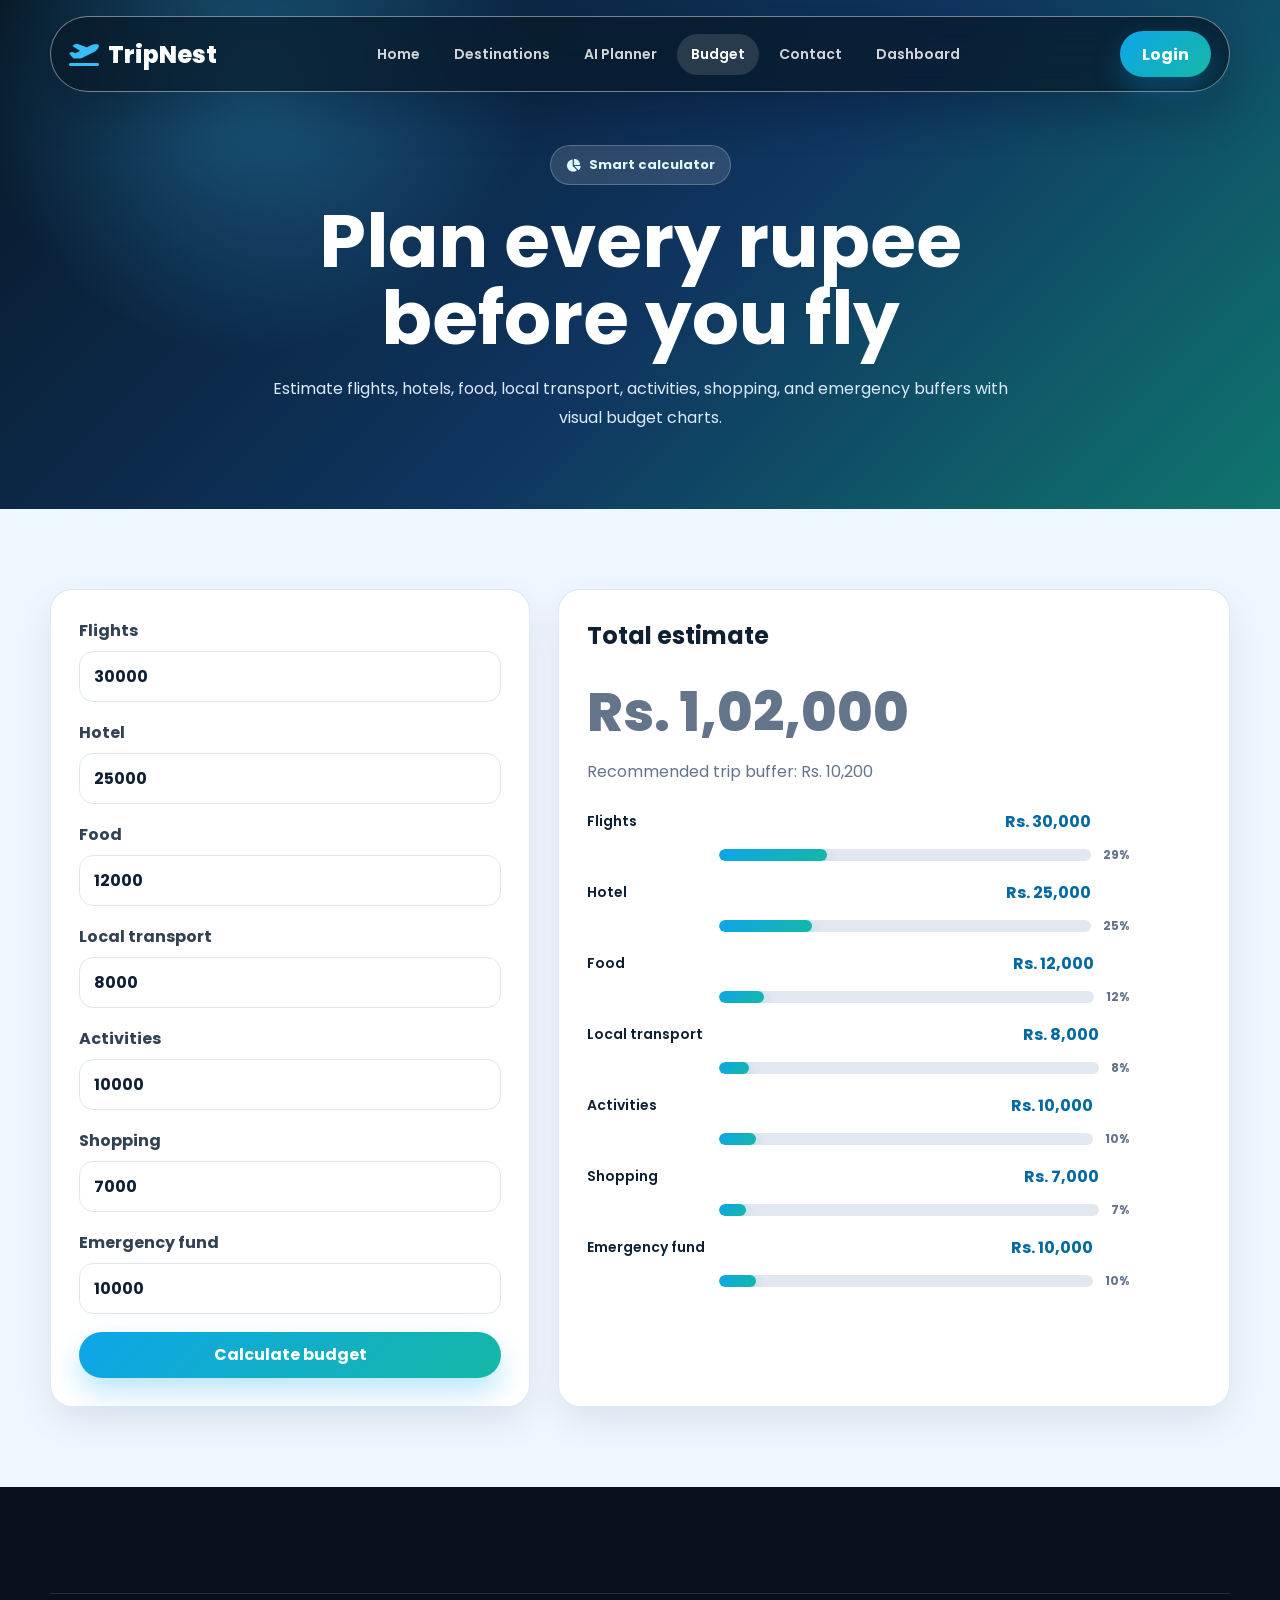
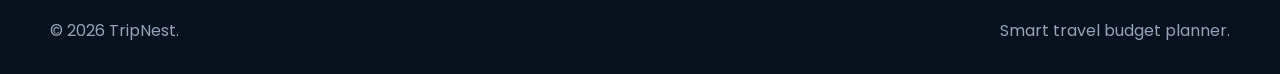
<file: budget.html>
<!DOCTYPE html>
<html lang="en">
<head>
    <meta charset="UTF-8">
    <meta name="viewport" content="width=device-width, initial-scale=1.0">
    <meta name="description" content="TripNest budget calculator with smart travel cost categories, totals, and visual charts.">
    <title>Budget Calculator | TripNest</title>
    <link rel="preconnect" href="https://fonts.googleapis.com">
    <link rel="preconnect" href="https://fonts.gstatic.com" crossorigin>
    <link href="https://fonts.googleapis.com/css2?family=Poppins:wght@300;400;500;600;700;800&display=swap" rel="stylesheet">
    <link rel="stylesheet" href="https://cdnjs.cloudflare.com/ajax/libs/font-awesome/6.6.0/css/all.min.css">
    <link rel="stylesheet" href="css/style.css">
    <link rel="stylesheet" href="css/animations.css">
    <link rel="stylesheet" href="css/responsive.css">
</head>
<body>
    <nav class="navbar" aria-label="Primary navigation">
        <a class="logo" href="index.html"><i class="fa-solid fa-plane-departure"></i>TripNest</a>
        <button class="icon-btn menu-toggle" type="button" aria-label="Open navigation"><i class="fa-solid fa-bars"></i></button>
        <ul>
            <li><a href="index.html">Home</a></li>
            <li><a href="destinations.html">Destinations</a></li>
            <li><a href="planner.html">AI Planner</a></li>
            <li><a href="budget.html" class="active">Budget</a></li>
            <li><a href="contact.html">Contact</a></li>
            <li><a href="pages/dashboard.html">Dashboard</a></li>
        </ul>
        <div class="nav-actions"><a href="pages/login.html" class="login-btn">Login</a></div>
    </nav>

    <main>
        <section class="page-hero">
            <div class="shell" data-animate>
                <span class="hero-tag"><i class="fa-solid fa-chart-pie"></i>Smart calculator</span>
                <h1>Plan every rupee before you fly</h1>
                <p>Estimate flights, hotels, food, local transport, activities, shopping, and emergency buffers with visual budget charts.</p>
            </div>
        </section>

        <section class="form-section shell">
            <form class="trip-form" id="budgetForm" data-animate>
                <label>Flights<input type="number" id="flights" min="0" value="30000"></label>
                <label>Hotel<input type="number" id="hotel" min="0" value="25000"></label>
                <label>Food<input type="number" id="food" min="0" value="12000"></label>
                <label>Local transport<input type="number" id="transport" min="0" value="8000"></label>
                <label>Activities<input type="number" id="activities" min="0" value="10000"></label>
                <label>Shopping<input type="number" id="shopping" min="0" value="7000"></label>
                <label>Emergency fund<input type="number" id="emergency" min="0" value="10000"></label>
                <button type="submit" class="btn">Calculate budget</button>
            </form>

            <section class="result-card" id="budgetResult" data-animate>
                <h2>Total estimate</h2>
                <p class="muted">Adjust the categories to calculate a realistic trip budget.</p>
                <div id="budgetChart" class="budget-chart"></div>
            </section>
        </section>
    </main>

    <footer class="footer">
        <div class="shell footer-bottom"><p>&copy; 2026 TripNest.</p><p>Smart travel budget planner.</p></div>
    </footer>

    <script src="js/app.js"></script>
    <script src="js/animations.js"></script>
</body>
</html>
</file>
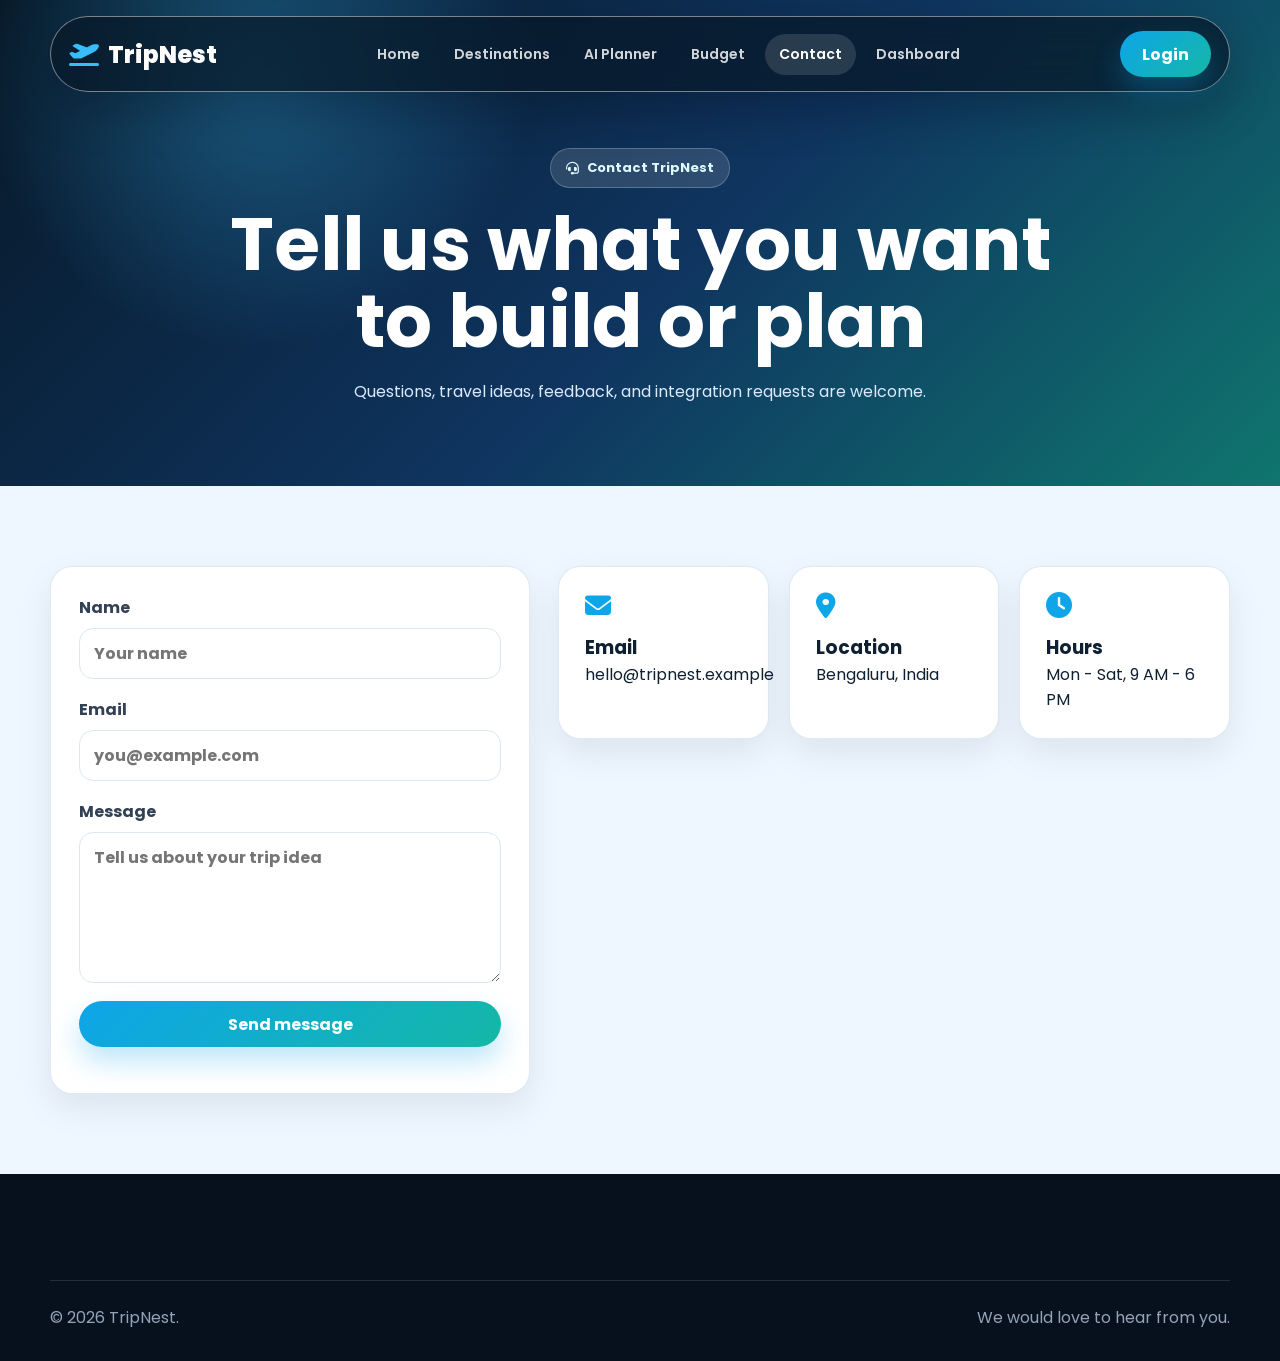
<file: contact.html>
<!DOCTYPE html>
<html lang="en">
<head>
    <meta charset="UTF-8">
    <meta name="viewport" content="width=device-width, initial-scale=1.0">
    <meta name="description" content="Contact TripNest for travel planning support, product feedback, and platform inquiries.">
    <title>Contact | TripNest</title>
    <link rel="preconnect" href="https://fonts.googleapis.com">
    <link rel="preconnect" href="https://fonts.gstatic.com" crossorigin>
    <link href="https://fonts.googleapis.com/css2?family=Poppins:wght@300;400;500;600;700;800&display=swap" rel="stylesheet">
    <link rel="stylesheet" href="https://cdnjs.cloudflare.com/ajax/libs/font-awesome/6.6.0/css/all.min.css">
    <link rel="stylesheet" href="css/style.css">
    <link rel="stylesheet" href="css/animations.css">
    <link rel="stylesheet" href="css/responsive.css">
</head>
<body>
    <nav class="navbar" aria-label="Primary navigation">
        <a class="logo" href="index.html"><i class="fa-solid fa-plane-departure"></i>TripNest</a>
        <button class="icon-btn menu-toggle" type="button" aria-label="Open navigation"><i class="fa-solid fa-bars"></i></button>
        <ul>
            <li><a href="index.html">Home</a></li>
            <li><a href="destinations.html">Destinations</a></li>
            <li><a href="planner.html">AI Planner</a></li>
            <li><a href="budget.html">Budget</a></li>
            <li><a href="contact.html" class="active">Contact</a></li>
            <li><a href="pages/dashboard.html">Dashboard</a></li>
        </ul>
        <div class="nav-actions"><a href="pages/login.html" class="login-btn">Login</a></div>
    </nav>

    <main>
        <section class="page-hero">
            <div class="shell" data-animate>
                <span class="hero-tag"><i class="fa-solid fa-headset"></i>Contact TripNest</span>
                <h1>Tell us what you want to build or plan</h1>
                <p>Questions, travel ideas, feedback, and integration requests are welcome.</p>
            </div>
        </section>

        <section class="form-section shell">
            <form class="trip-form" id="contactForm" data-animate>
                <label>Name<input type="text" id="name" placeholder="Your name" required></label>
                <label>Email<input type="email" id="email" placeholder="you@example.com" required></label>
                <label>Message<textarea id="message" rows="5" placeholder="Tell us about your trip idea" required></textarea></label>
                <button type="submit" class="btn">Send message</button>
                <p id="contactMessage" class="muted" aria-live="polite"></p>
            </form>

            <div class="contact-info" data-animate>
                <article><i class="fa-solid fa-envelope"></i><h3>Email</h3><p>hello@tripnest.example</p></article>
                <article><i class="fa-solid fa-location-dot"></i><h3>Location</h3><p>Bengaluru, India</p></article>
                <article><i class="fa-solid fa-clock"></i><h3>Hours</h3><p>Mon - Sat, 9 AM - 6 PM</p></article>
            </div>
        </section>
    </main>

    <footer class="footer">
        <div class="shell footer-bottom"><p>&copy; 2026 TripNest.</p><p>We would love to hear from you.</p></div>
    </footer>

    <script src="js/app.js"></script>
    <script src="js/animations.js"></script>
</body>
</html>
</file>
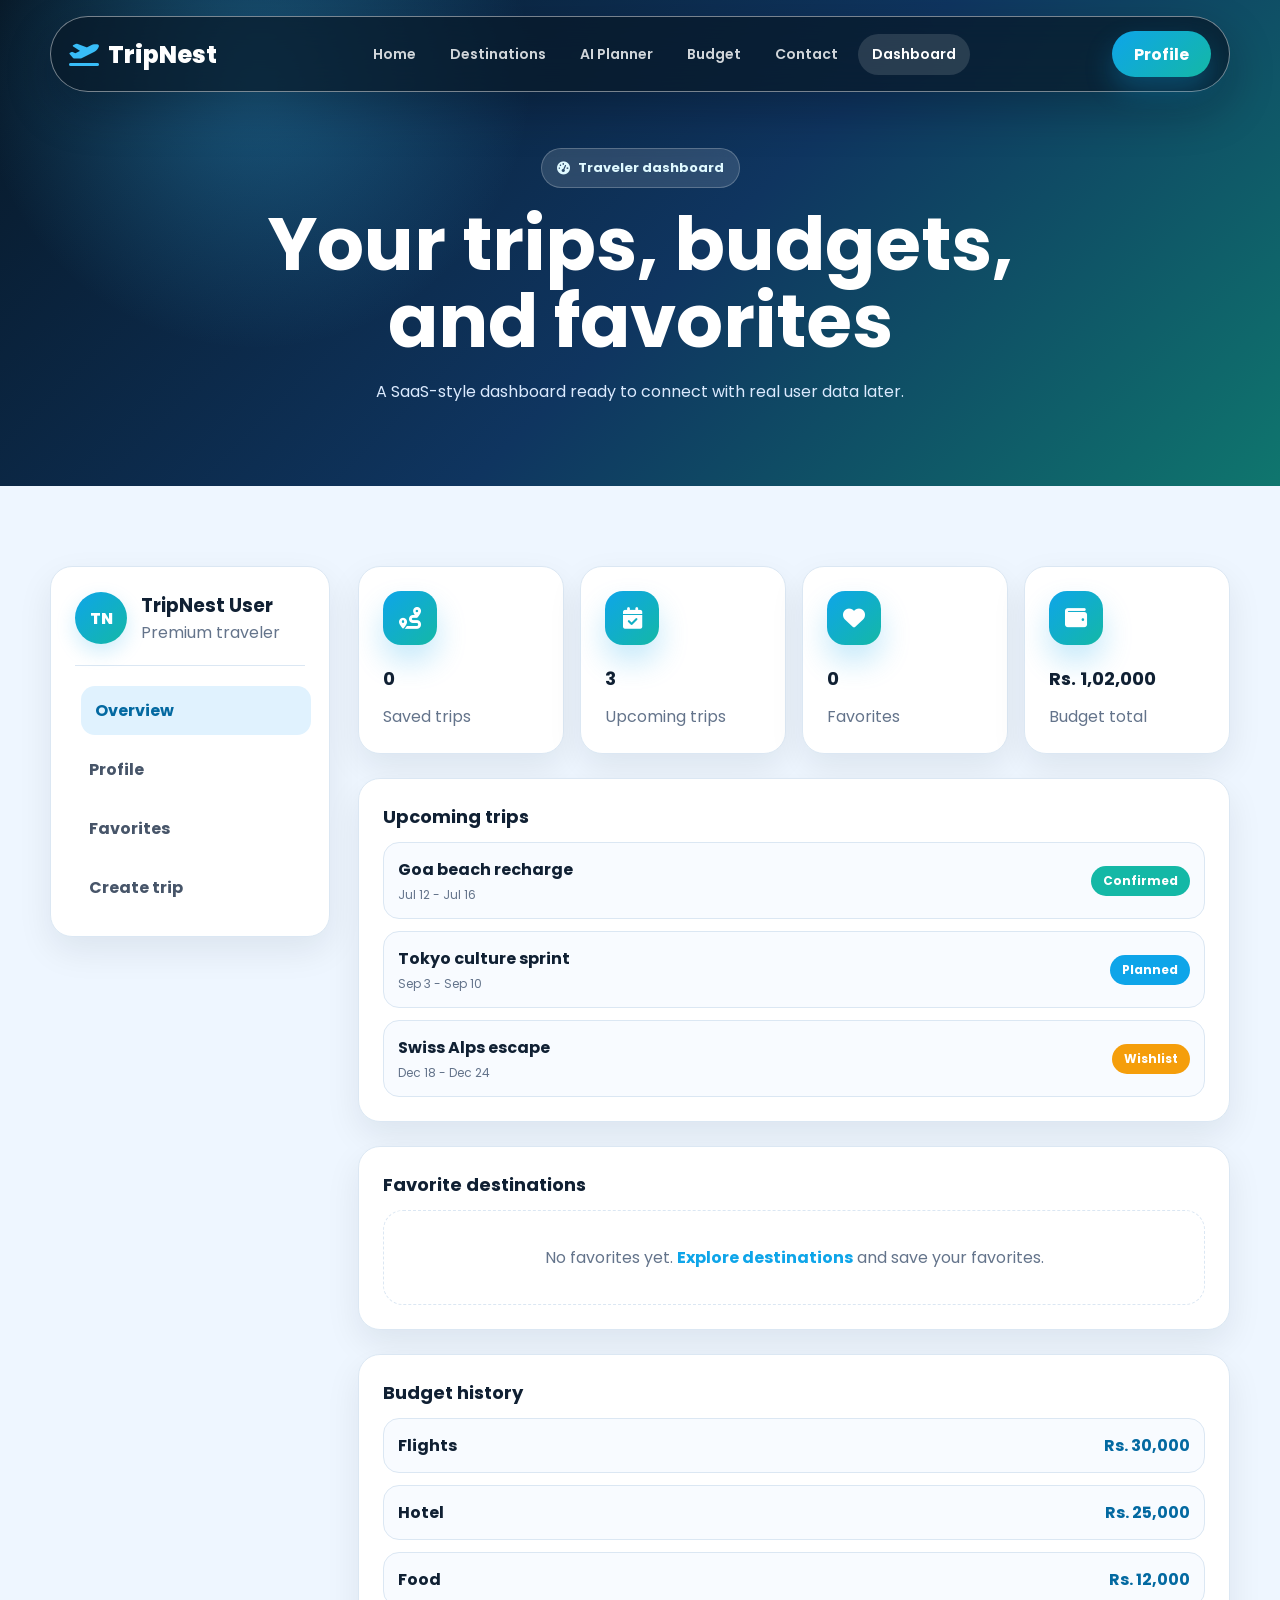
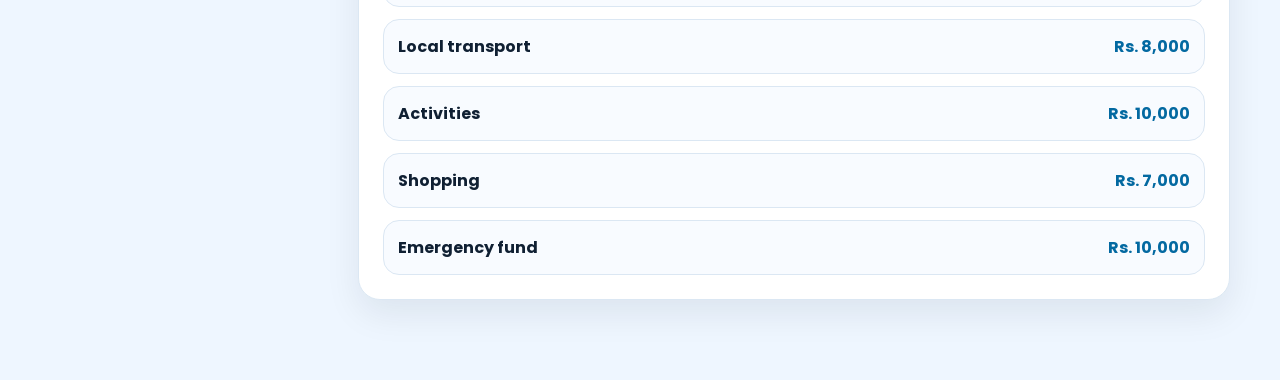
<file: pages/dashboard.html>
<!DOCTYPE html>
<html lang="en">
<head>
    <meta charset="UTF-8">
    <meta name="viewport" content="width=device-width, initial-scale=1.0">
    <meta name="description" content="TripNest dashboard for saved trips, upcoming trips, favorites, statistics, and budget history.">
    <title>Dashboard | TripNest</title>
    <link rel="preconnect" href="https://fonts.googleapis.com">
    <link rel="preconnect" href="https://fonts.gstatic.com" crossorigin>
    <link href="https://fonts.googleapis.com/css2?family=Poppins:wght@300;400;500;600;700;800&display=swap" rel="stylesheet">
    <link rel="stylesheet" href="https://cdnjs.cloudflare.com/ajax/libs/font-awesome/6.6.0/css/all.min.css">
    <link rel="stylesheet" href="../css/style.css">
    <link rel="stylesheet" href="../css/dashboard.css">
    <link rel="stylesheet" href="../css/animations.css">
    <link rel="stylesheet" href="../css/responsive.css">
</head>
<body>
    <nav class="navbar" aria-label="Primary navigation">
        <a class="logo" href="../index.html"><i class="fa-solid fa-plane-departure"></i>TripNest</a>
        <button class="icon-btn menu-toggle" type="button" aria-label="Open navigation"><i class="fa-solid fa-bars"></i></button>
        <ul>
            <li><a href="../index.html">Home</a></li>
            <li><a href="../destinations.html">Destinations</a></li>
            <li><a href="../planner.html">AI Planner</a></li>
            <li><a href="../budget.html">Budget</a></li>
            <li><a href="../contact.html">Contact</a></li>
            <li><a href="dashboard.html" class="active">Dashboard</a></li>
        </ul>
        <div class="nav-actions"><a href="profile.html" class="login-btn">Profile</a></div>
    </nav>

    <main>
        <section class="page-hero">
            <div class="shell" data-animate>
                <span class="hero-tag"><i class="fa-solid fa-gauge-high"></i>Traveler dashboard</span>
                <h1>Your trips, budgets, and favorites</h1>
                <p>A SaaS-style dashboard ready to connect with real user data later.</p>
            </div>
        </section>

        <section class="dashboard-layout shell">
            <aside class="sidebar" data-animate>
                <div class="profile-mini"><span id="dashboardInitials">TN</span><div><h3 id="dashboardName">TripNest User</h3><p class="muted">Premium traveler</p></div></div>
                <nav>
                    <a class="active" href="dashboard.html">Overview</a>
                    <a href="profile.html">Profile</a>
                    <a href="../destinations.html">Favorites</a>
                    <a href="../planner.html">Create trip</a>
                </nav>
            </aside>
            <div class="dashboard-main">
                <div class="stats-grid" id="statsGrid" data-animate></div>
                <section class="dashboard-card" data-animate><h3>Upcoming trips</h3><ul class="trip-list" id="upcomingTrips"></ul></section>
                <section class="dashboard-card" data-animate><h3>Favorite destinations</h3><div class="grid grid-3" id="favoriteDestinations"></div></section>
                <section class="dashboard-card" data-animate><h3>Budget history</h3><ul class="budget-history" id="budgetHistory"></ul></section>
            </div>
        </section>
    </main>

    <script src="../js/app.js"></script>
    <script src="../js/dashboard.js"></script>
    <script src="../js/animations.js"></script>
</body>
</html>
</file>
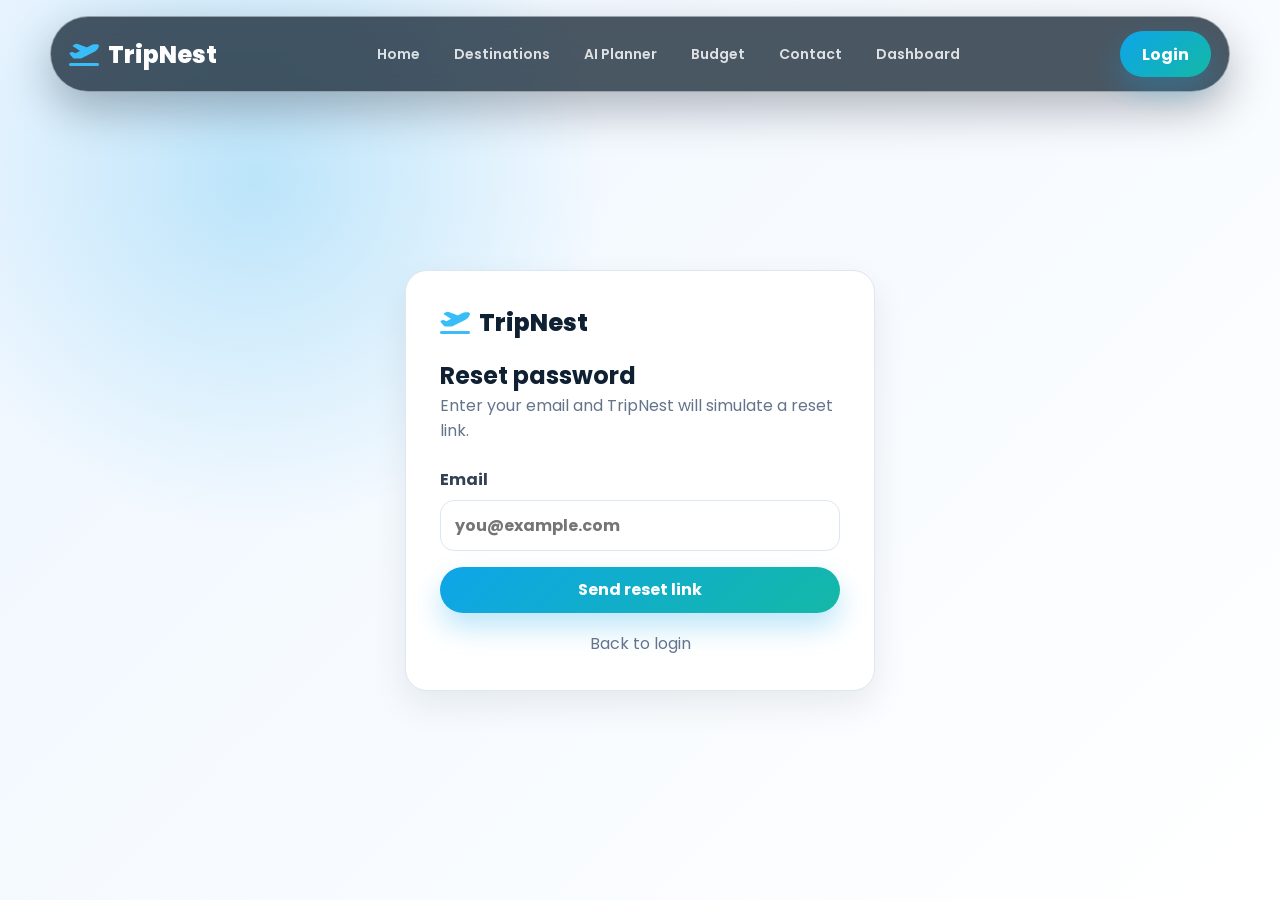
<file: pages/forgot-password.html>
<!DOCTYPE html>
<html lang="en">
<head>
    <meta charset="UTF-8">
    <meta name="viewport" content="width=device-width, initial-scale=1.0">
    <meta name="description" content="Reset your TripNest password through a future Firebase or Supabase compatible flow.">
    <title>Forgot Password | TripNest</title>
    <link rel="preconnect" href="https://fonts.googleapis.com">
    <link rel="preconnect" href="https://fonts.gstatic.com" crossorigin>
    <link href="https://fonts.googleapis.com/css2?family=Poppins:wght@300;400;500;600;700;800&display=swap" rel="stylesheet">
    <link rel="stylesheet" href="https://cdnjs.cloudflare.com/ajax/libs/font-awesome/6.6.0/css/all.min.css">
    <link rel="stylesheet" href="../css/style.css">
    <link rel="stylesheet" href="../css/dashboard.css">
    <link rel="stylesheet" href="../css/animations.css">
    <link rel="stylesheet" href="../css/responsive.css">
</head>
<body>
    <nav class="navbar" aria-label="Primary navigation">
        <a class="logo" href="../index.html"><i class="fa-solid fa-plane-departure"></i>TripNest</a>
        <button class="icon-btn menu-toggle" type="button" aria-label="Open navigation"><i class="fa-solid fa-bars"></i></button>
        <ul>
            <li><a href="../index.html">Home</a></li>
            <li><a href="../destinations.html">Destinations</a></li>
            <li><a href="../planner.html">AI Planner</a></li>
            <li><a href="../budget.html">Budget</a></li>
            <li><a href="../contact.html">Contact</a></li>
            <li><a href="dashboard.html">Dashboard</a></li>
        </ul>
        <div class="nav-actions"><a href="login.html" class="login-btn">Login</a></div>
    </nav>

    <main class="auth-wrap">
        <section class="auth-card" data-animate>
            <a class="logo" href="../index.html"><i class="fa-solid fa-plane-departure"></i>TripNest</a>
            <h1>Reset password</h1>
            <p class="muted">Enter your email and TripNest will simulate a reset link.</p>
            <form id="forgotForm">
                <label class="field">Email<input id="resetEmail" type="email" placeholder="you@example.com" required></label>
                <button class="btn" type="submit">Send reset link</button>
            </form>
            <p class="auth-alt"><a href="login.html">Back to login</a></p>
            <p id="authMessage" class="muted" aria-live="polite"></p>
        </section>
    </main>

    <script src="../js/app.js"></script>
    <script src="../js/auth.js"></script>
    <script src="../js/animations.js"></script>
</body>
</html>
</file>
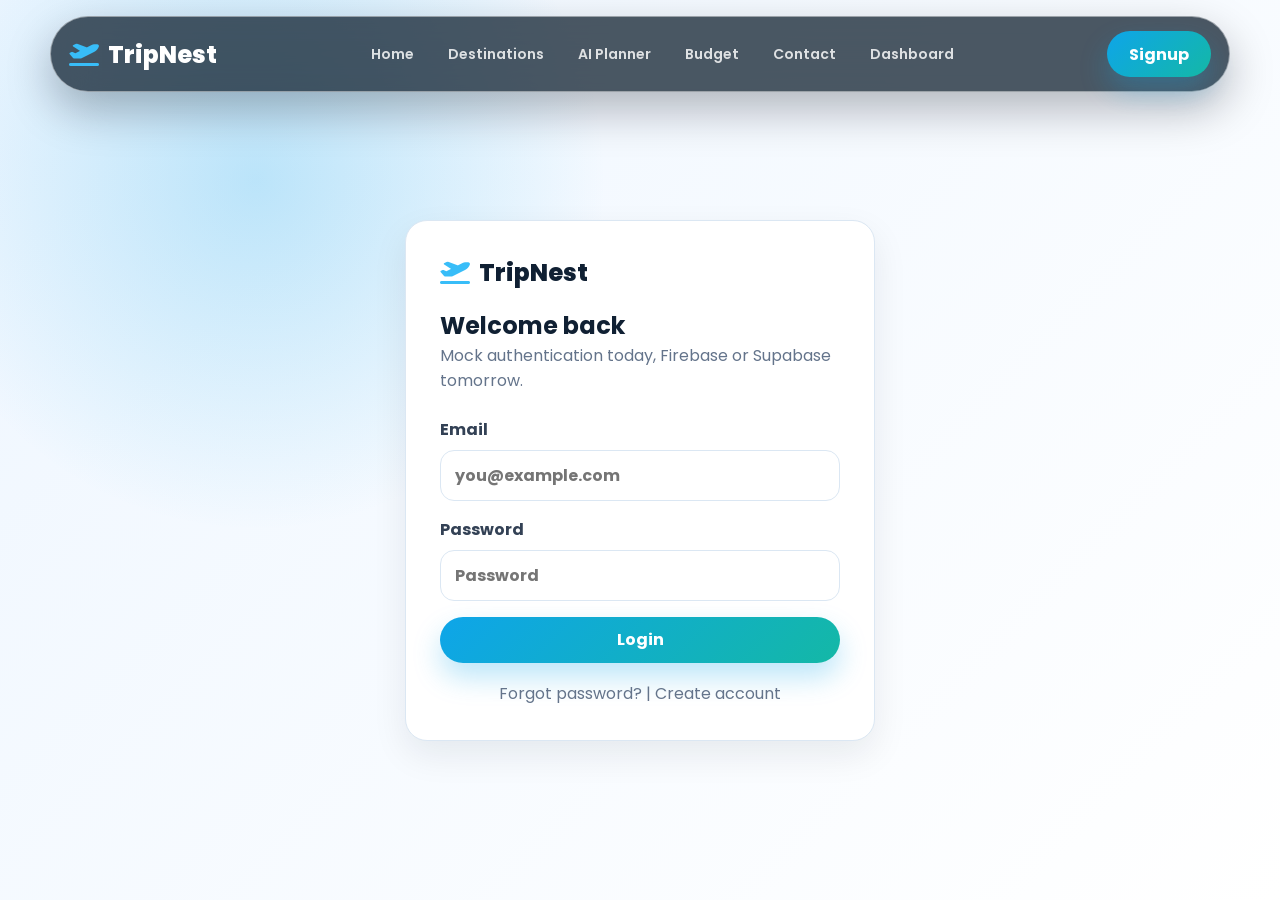
<file: pages/login.html>
<!DOCTYPE html>
<html lang="en">
<head>
    <meta charset="UTF-8">
    <meta name="viewport" content="width=device-width, initial-scale=1.0">
    <meta name="description" content="Login to TripNest to view saved trips, favorite destinations, budgets, and travel statistics.">
    <title>Login | TripNest</title>
    <link rel="preconnect" href="https://fonts.googleapis.com">
    <link rel="preconnect" href="https://fonts.gstatic.com" crossorigin>
    <link href="https://fonts.googleapis.com/css2?family=Poppins:wght@300;400;500;600;700;800&display=swap" rel="stylesheet">
    <link rel="stylesheet" href="https://cdnjs.cloudflare.com/ajax/libs/font-awesome/6.6.0/css/all.min.css">
    <link rel="stylesheet" href="../css/style.css">
    <link rel="stylesheet" href="../css/dashboard.css">
    <link rel="stylesheet" href="../css/animations.css">
    <link rel="stylesheet" href="../css/responsive.css">
</head>
<body>
    <nav class="navbar" aria-label="Primary navigation">
        <a class="logo" href="../index.html"><i class="fa-solid fa-plane-departure"></i>TripNest</a>
        <button class="icon-btn menu-toggle" type="button" aria-label="Open navigation"><i class="fa-solid fa-bars"></i></button>
        <ul>
            <li><a href="../index.html">Home</a></li>
            <li><a href="../destinations.html">Destinations</a></li>
            <li><a href="../planner.html">AI Planner</a></li>
            <li><a href="../budget.html">Budget</a></li>
            <li><a href="../contact.html">Contact</a></li>
            <li><a href="dashboard.html">Dashboard</a></li>
        </ul>
        <div class="nav-actions"><a href="signup.html" class="login-btn">Signup</a></div>
    </nav>

    <main class="auth-wrap">
        <section class="auth-card" data-animate>
            <a class="logo" href="../index.html"><i class="fa-solid fa-plane-departure"></i>TripNest</a>
            <h1>Welcome back</h1>
            <p class="muted">Mock authentication today, Firebase or Supabase tomorrow.</p>
            <form id="loginForm">
                <label class="field">Email<input id="loginEmail" type="email" placeholder="you@example.com" required></label>
                <label class="field">Password<input id="loginPassword" type="password" placeholder="Password" required></label>
                <button class="btn" type="submit">Login</button>
            </form>
            <p class="auth-alt"><a href="forgot-password.html">Forgot password?</a> | <a href="signup.html">Create account</a></p>
            <p id="authMessage" class="muted" aria-live="polite"></p>
        </section>
    </main>

    <script src="../js/app.js"></script>
    <script src="../js/auth.js"></script>
    <script src="../js/animations.js"></script>
</body>
</html>
</file>
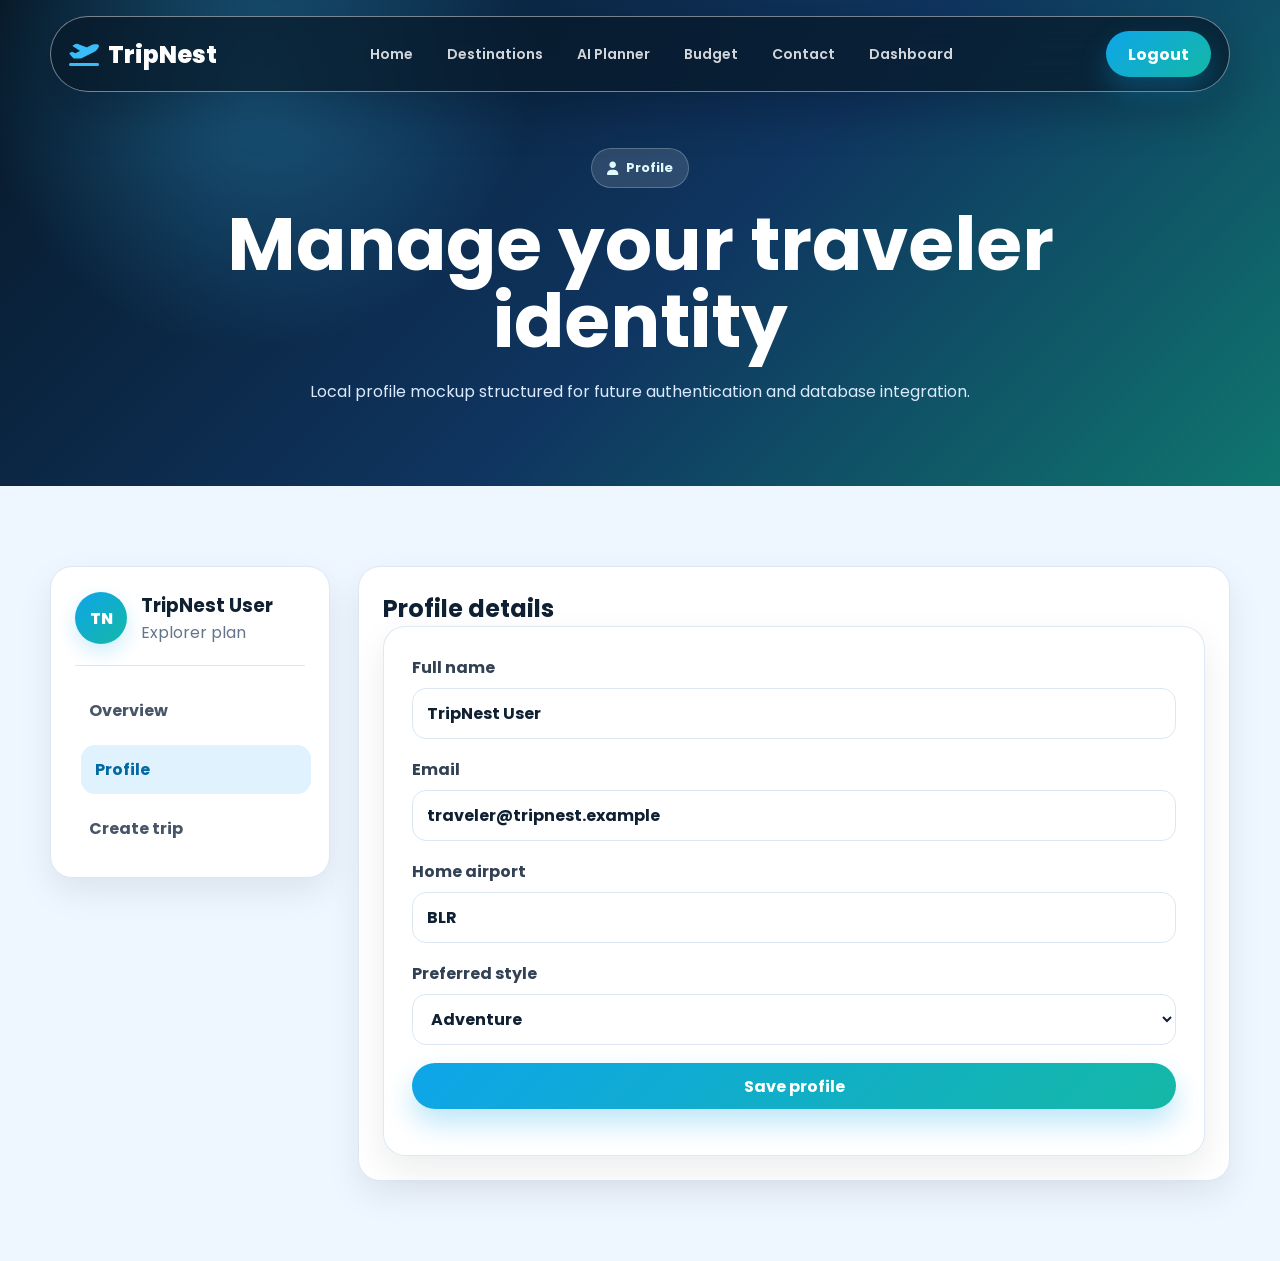
<file: pages/profile.html>
<!DOCTYPE html>
<html lang="en">
<head>
    <meta charset="UTF-8">
    <meta name="viewport" content="width=device-width, initial-scale=1.0">
    <meta name="description" content="TripNest profile page for future Firebase or Supabase account data integration.">
    <title>Profile | TripNest</title>
    <link rel="preconnect" href="https://fonts.googleapis.com">
    <link rel="preconnect" href="https://fonts.gstatic.com" crossorigin>
    <link href="https://fonts.googleapis.com/css2?family=Poppins:wght@300;400;500;600;700;800&display=swap" rel="stylesheet">
    <link rel="stylesheet" href="https://cdnjs.cloudflare.com/ajax/libs/font-awesome/6.6.0/css/all.min.css">
    <link rel="stylesheet" href="../css/style.css">
    <link rel="stylesheet" href="../css/dashboard.css">
    <link rel="stylesheet" href="../css/animations.css">
    <link rel="stylesheet" href="../css/responsive.css">
</head>
<body>
    <nav class="navbar" aria-label="Primary navigation">
        <a class="logo" href="../index.html"><i class="fa-solid fa-plane-departure"></i>TripNest</a>
        <button class="icon-btn menu-toggle" type="button" aria-label="Open navigation"><i class="fa-solid fa-bars"></i></button>
        <ul>
            <li><a href="../index.html">Home</a></li>
            <li><a href="../destinations.html">Destinations</a></li>
            <li><a href="../planner.html">AI Planner</a></li>
            <li><a href="../budget.html">Budget</a></li>
            <li><a href="../contact.html">Contact</a></li>
            <li><a href="dashboard.html">Dashboard</a></li>
        </ul>
        <div class="nav-actions"><a href="login.html" class="login-btn">Logout</a></div>
    </nav>

    <main>
        <section class="page-hero">
            <div class="shell" data-animate>
                <span class="hero-tag"><i class="fa-solid fa-user"></i>Profile</span>
                <h1>Manage your traveler identity</h1>
                <p>Local profile mockup structured for future authentication and database integration.</p>
            </div>
        </section>

        <section class="dashboard-layout shell">
            <aside class="sidebar" data-animate>
                <div class="profile-mini"><span class="profile-avatar">TN</span><div><h3>TripNest User</h3><p class="muted">Explorer plan</p></div></div>
                <nav><a href="dashboard.html">Overview</a><a class="active" href="profile.html">Profile</a><a href="../planner.html">Create trip</a></nav>
            </aside>
            <section class="dashboard-card" data-animate>
                <h2>Profile details</h2>
                <form class="trip-form" id="profileForm">
                    <label>Full name<input id="profileName" type="text" value="TripNest User"></label>
                    <label>Email<input id="profileEmail" type="email" value="traveler@tripnest.example"></label>
                    <label>Home airport<input id="profileAirport" type="text" value="BLR"></label>
                    <label>Preferred style
                        <select id="profileStyle">
                            <option>Luxury</option>
                            <option selected>Adventure</option>
                            <option>Budget</option>
                            <option>Family</option>
                            <option>Solo</option>
                        </select>
                    </label>
                    <button class="btn" type="submit">Save profile</button>
                    <p id="profileMessage" class="muted" aria-live="polite"></p>
                </form>
            </section>
        </section>
    </main>

    <script src="../js/app.js"></script>
    <script src="../js/auth.js"></script>
    <script src="../js/animations.js"></script>
</body>
</html>
</file>
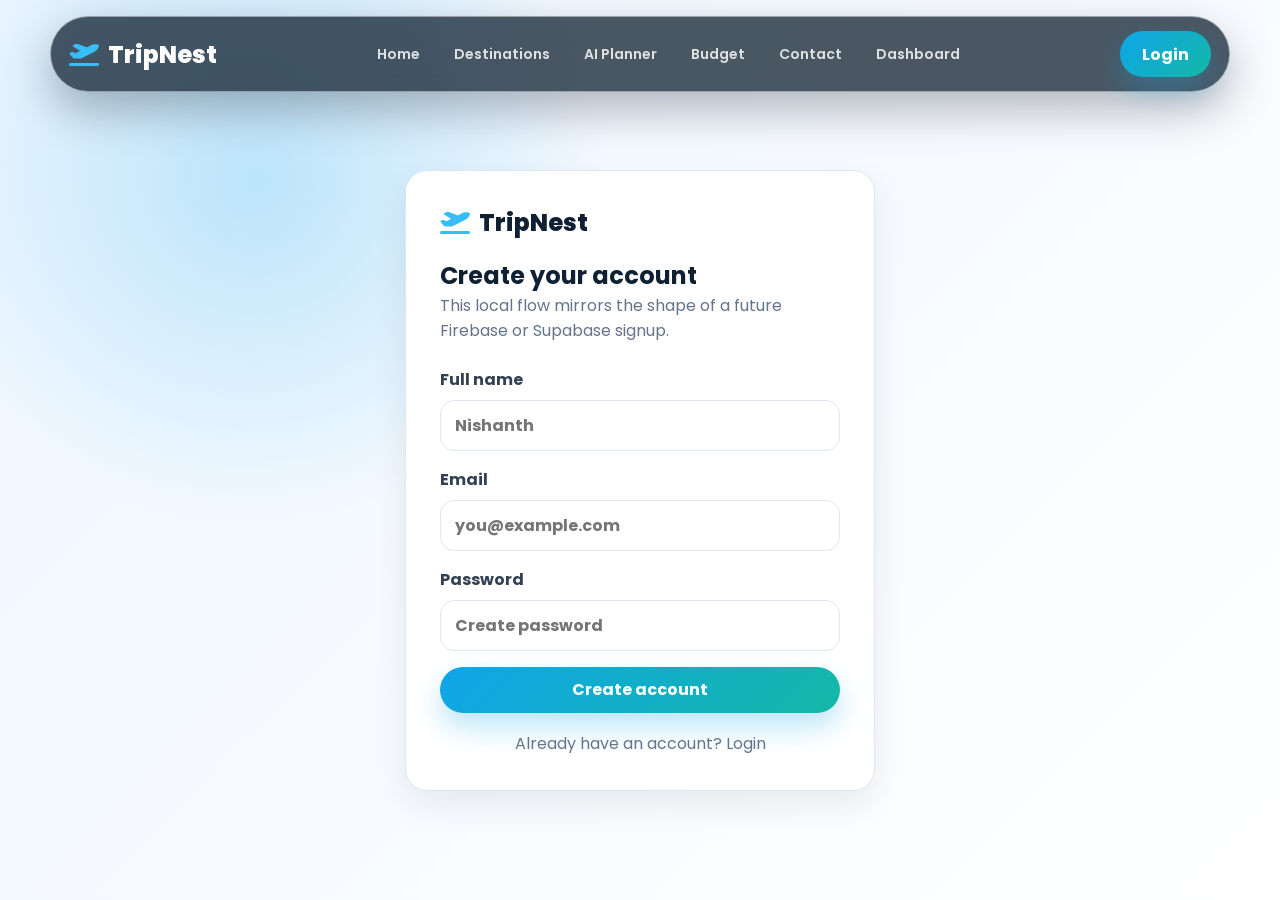
<file: pages/signup.html>
<!DOCTYPE html>
<html lang="en">
<head>
    <meta charset="UTF-8">
    <meta name="viewport" content="width=device-width, initial-scale=1.0">
    <meta name="description" content="Create a TripNest account for saved trips, favorite destinations, and travel dashboard access.">
    <title>Signup | TripNest</title>
    <link rel="preconnect" href="https://fonts.googleapis.com">
    <link rel="preconnect" href="https://fonts.gstatic.com" crossorigin>
    <link href="https://fonts.googleapis.com/css2?family=Poppins:wght@300;400;500;600;700;800&display=swap" rel="stylesheet">
    <link rel="stylesheet" href="https://cdnjs.cloudflare.com/ajax/libs/font-awesome/6.6.0/css/all.min.css">
    <link rel="stylesheet" href="../css/style.css">
    <link rel="stylesheet" href="../css/dashboard.css">
    <link rel="stylesheet" href="../css/animations.css">
    <link rel="stylesheet" href="../css/responsive.css">
</head>
<body>
    <nav class="navbar" aria-label="Primary navigation">
        <a class="logo" href="../index.html"><i class="fa-solid fa-plane-departure"></i>TripNest</a>
        <button class="icon-btn menu-toggle" type="button" aria-label="Open navigation"><i class="fa-solid fa-bars"></i></button>
        <ul>
            <li><a href="../index.html">Home</a></li>
            <li><a href="../destinations.html">Destinations</a></li>
            <li><a href="../planner.html">AI Planner</a></li>
            <li><a href="../budget.html">Budget</a></li>
            <li><a href="../contact.html">Contact</a></li>
            <li><a href="dashboard.html">Dashboard</a></li>
        </ul>
        <div class="nav-actions"><a href="login.html" class="login-btn">Login</a></div>
    </nav>

    <main class="auth-wrap">
        <section class="auth-card" data-animate>
            <a class="logo" href="../index.html"><i class="fa-solid fa-plane-departure"></i>TripNest</a>
            <h1>Create your account</h1>
            <p class="muted">This local flow mirrors the shape of a future Firebase or Supabase signup.</p>
            <form id="signupForm">
                <label class="field">Full name<input id="signupName" type="text" placeholder="Nishanth" required></label>
                <label class="field">Email<input id="signupEmail" type="email" placeholder="you@example.com" required></label>
                <label class="field">Password<input id="signupPassword" type="password" placeholder="Create password" required></label>
                <button class="btn" type="submit">Create account</button>
            </form>
            <p class="auth-alt">Already have an account? <a href="login.html">Login</a></p>
            <p id="authMessage" class="muted" aria-live="polite"></p>
        </section>
    </main>

    <script src="../js/app.js"></script>
    <script src="../js/auth.js"></script>
    <script src="../js/animations.js"></script>
</body>
</html>
</file>
<file: css/style.css>
:root{
    --bg:#eef6ff;
    --surface:#ffffff;
    --surface-soft:#f8fbff;
    --ink:#102033;
    --muted:#64748b;
    --line:#dbe7f3;
    --brand:#0ea5e9;
    --brand-dark:#0369a1;
    --accent:#14b8a6;
    --sun:#f59e0b;
    --danger:#ef4444;
    --navy:#071827;
    --glass:rgba(255,255,255,.76);
    --shadow:0 20px 60px rgba(15,23,42,.12);
    --shadow-soft:0 14px 35px rgba(15,23,42,.08);
    --radius:22px;
    --radius-sm:14px;
    --max:1180px;
}

*{
    margin:0;
    padding:0;
    box-sizing:border-box;
}

html{
    scroll-behavior:smooth;
}

body{
    min-height:100vh;
    background:var(--bg);
    color:var(--ink);
    font-family:"Poppins",system-ui,-apple-system,BlinkMacSystemFont,"Segoe UI",sans-serif;
}

img{
    display:block;
    max-width:100%;
    height:auto;
}

a{
    color:inherit;
    text-decoration:none;
}

button,
input,
select,
textarea{
    font:inherit;
}

button{
    cursor:pointer;
}

.shell{
    width:min(var(--max),calc(100% - 40px));
    margin-inline:auto;
}

.navbar{
    position:fixed;
    top:16px;
    left:50%;
    transform:translateX(-50%);
    width:min(var(--max),calc(100% - 32px));
    z-index:1000;
    display:flex;
    align-items:center;
    justify-content:space-between;
    gap:22px;
    padding:14px 18px;
    border:1px solid rgba(255,255,255,.45);
    border-radius:999px;
    background:rgba(7,24,39,.72);
    color:#ffffff;
    backdrop-filter:blur(22px);
    box-shadow:0 18px 45px rgba(2,6,23,.28);
}

.logo{
    display:flex;
    align-items:center;
    gap:9px;
    color:#ffffff;
    font-size:24px;
    font-weight:800;
}

.logo i{
    color:#38bdf8;
}

.navbar ul{
    display:flex;
    align-items:center;
    justify-content:center;
    flex:1;
    gap:6px;
    list-style:none;
}

.navbar a{
    transition:.25s ease;
}

.navbar ul a{
    display:inline-flex;
    align-items:center;
    gap:7px;
    padding:10px 14px;
    border-radius:999px;
    color:rgba(255,255,255,.82);
    font-size:14px;
    font-weight:600;
}

.navbar ul a:hover,
.navbar ul a.active{
    background:rgba(255,255,255,.13);
    color:#ffffff;
}

.nav-actions{
    display:flex;
    align-items:center;
    gap:10px;
}

.login-btn,
.btn,
.btn-outline,
.btn-soft,
.icon-btn{
    display:inline-flex;
    align-items:center;
    justify-content:center;
    gap:8px;
    border:0;
    border-radius:999px;
    font-weight:700;
    transition:.25s ease;
}

.login-btn,
.btn{
    min-height:46px;
    padding:0 22px;
    color:#ffffff;
    background:linear-gradient(135deg,var(--brand),var(--accent));
    box-shadow:0 14px 28px rgba(14,165,233,.28);
}

.login-btn:hover,
.btn:hover{
    transform:translateY(-3px);
    box-shadow:0 18px 38px rgba(14,165,233,.36);
}

.btn-outline{
    min-height:46px;
    padding:0 22px;
    color:#ffffff;
    border:1px solid rgba(255,255,255,.58);
    background:rgba(255,255,255,.1);
}

.btn-outline:hover{
    background:#ffffff;
    color:var(--ink);
}

.btn-soft{
    min-height:42px;
    padding:0 18px;
    color:var(--brand-dark);
    background:#e0f2fe;
    transition:.25s ease;
}

.btn-soft:hover{
    background:#bae6fd;
    transform:translateY(-2px);
}

.icon-btn{
    width:42px;
    height:42px;
    color:var(--ink);
    background:#ffffff;
    border:1px solid var(--line);
}

.menu-toggle{
    display:none;
    color:#ffffff;
    background:rgba(255,255,255,.14);
    border:0;
}

.hero{
    position:relative;
    min-height:100vh;
    overflow:hidden;
    display:flex;
    align-items:center;
    padding:150px 0 90px;
    color:#ffffff;
    background:
        radial-gradient(circle at 15% 20%,rgba(56,189,248,.38),transparent 26%),
        radial-gradient(circle at 85% 12%,rgba(20,184,166,.32),transparent 28%),
        linear-gradient(135deg,#061726 0%,#0f3560 48%,#0f766e 100%);
}

.hero::before{
    content:"";
    position:absolute;
    inset:-40%;
    background:
        linear-gradient(115deg,transparent 0 43%,rgba(255,255,255,.12) 45%,transparent 48% 100%),
        linear-gradient(35deg,transparent 0 50%,rgba(255,255,255,.08) 52%,transparent 55% 100%);
    animation:gradientDrift 18s linear infinite;
}

.hero::after{
    content:"";
    position:absolute;
    inset:0;
    background:linear-gradient(180deg,rgba(7,24,39,.18),rgba(7,24,39,.72));
}

.hero .shell{
    position:relative;
    z-index:2;
    display:grid;
    grid-template-columns:minmax(0,1.05fr) minmax(320px,.95fr);
    gap:42px;
    align-items:center;
}

.hero-content{
    max-width:760px;
}

.hero-tag,
.eyebrow{
    display:inline-flex;
    align-items:center;
    gap:8px;
    padding:9px 15px;
    border-radius:999px;
    color:#dff9ff;
    background:rgba(255,255,255,.13);
    border:1px solid rgba(255,255,255,.22);
    backdrop-filter:blur(12px);
    font-size:13px;
    font-weight:700;
}

.eyebrow{
    color:var(--brand-dark);
    background:#e0f2fe;
    border-color:#bae6fd;
}

.hero h1{
    margin-top:22px;
    font-size:clamp(44px,8vw,88px);
    line-height:1.02;
}

.hero h1 span,
.gradient-text{
    color:#7dd3fc;
}

.hero p{
    max-width:680px;
    margin-top:22px;
    color:#dbeafe;
    font-size:18px;
    line-height:1.8;
}

.hero-search{
    margin-top:32px;
    display:grid;
    grid-template-columns:1.2fr .9fr .8fr auto;
    gap:10px;
    padding:10px;
    border-radius:28px;
    background:rgba(255,255,255,.9);
    box-shadow:0 28px 70px rgba(2,6,23,.25);
}

.search-field{
    display:flex;
    align-items:center;
    gap:10px;
    padding:0 16px;
    color:var(--muted);
    background:#f8fbff;
    border-radius:20px;
}

.search-field input,
.search-field select{
    width:100%;
    min-height:52px;
    color:var(--ink);
    border:0;
    outline:0;
    background:transparent;
}

.hero-buttons{
    display:flex;
    flex-wrap:wrap;
    gap:14px;
    margin-top:28px;
}

.hero-stats{
    display:grid;
    grid-template-columns:repeat(3,minmax(0,1fr));
    gap:14px;
    margin-top:34px;
}

.stat-card{
    padding:20px;
    border:1px solid rgba(255,255,255,.2);
    border-radius:20px;
    background:rgba(255,255,255,.12);
    backdrop-filter:blur(14px);
    transition:.3s ease;
}

.stat-card:hover{
    transform:translateY(-6px);
    background:rgba(255,255,255,.18);
    border-color:rgba(255,255,255,.35);
    box-shadow:0 18px 40px rgba(125,211,252,.2);
}

.stat-card h2{
    color:#ffffff;
    font-size:32px;
    font-weight:800;
}

.stat-card p{
    margin-top:4px;
    color:#cbd5e1;
    font-size:14px;
}

.hero-panel{
    position:relative;
    min-height:520px;
}

.hero-card{
    position:absolute;
    overflow:hidden;
    border-radius:28px;
    background:rgba(255,255,255,.16);
    border:1px solid rgba(255,255,255,.25);
    backdrop-filter:blur(16px);
    box-shadow:0 28px 80px rgba(2,6,23,.3);
}

.hero-card.main{
    inset:20px 28px 90px 0;
}

.hero-card.main img{
    width:100%;
    height:100%;
    object-fit:cover;
}

.hero-card.floating{
    right:0;
    bottom:30px;
    width:min(320px,82%);
    padding:20px;
}

.hero-card.floating h3{
    margin:10px 0 6px;
}

.mini-row{
    display:flex;
    align-items:center;
    justify-content:space-between;
    gap:14px;
}

.avatar-stack{
    display:flex;
}

.avatar-stack span{
    display:grid;
    place-items:center;
    width:34px;
    height:34px;
    margin-left:-8px;
    border:2px solid #ffffff;
    border-radius:50%;
    color:#ffffff;
    background:var(--brand);
    font-size:12px;
    font-weight:800;
}

.avatar-stack span:first-child{
    margin-left:0;
}

section{
    position:relative;
}

.section-pad{
    padding:96px 0;
}

.section-title{
    max-width:760px;
    margin:0 auto 44px;
    text-align:center;
}

.section-title h2{
    color:var(--ink);
    font-size:clamp(32px,4vw,52px);
    line-height:1.12;
}

.section-title p{
    margin-top:14px;
    color:var(--muted);
    line-height:1.8;
}

.muted{
    color:var(--muted);
}

.surface{
    background:#ffffff;
}

.soft-section{
    background:linear-gradient(180deg,#f8fbff,#eef6ff);
}

.grid{
    display:grid;
    gap:24px;
}

.grid-3{
    grid-template-columns:repeat(3,minmax(0,1fr));
}

.grid-4{
    grid-template-columns:repeat(4,minmax(0,1fr));
}

.feature-card,
.destination-card,
.experience-card,
.testimonial-card,
.glass-card,
.trip-form,
.result-card,
.contact-info article{
    border:1px solid rgba(219,231,243,.9);
    border-radius:var(--radius);
    background:var(--surface);
    box-shadow:var(--shadow-soft);
}

.destination-card{
    overflow:hidden;
    transition:.28s ease;
    position:relative;
}

.destination-card::before{
    content:'';
    position:absolute;
    inset:0;
    background:linear-gradient(135deg,var(--brand),var(--accent));
    opacity:0;
    transition:.3s ease;
    z-index:1;
}

.destination-card:hover,
.experience-card:hover,
.feature-card:hover,
.testimonial-card:hover{
    transform:translateY(-8px);
    box-shadow:var(--shadow);
}

.destination-card:hover{
    border-color:var(--brand);
}

.destination-image{
    position:relative;
    height:235px;
    overflow:hidden;
    aspect-ratio:16/9;
}

.destination-image img{
    width:100%;
    height:100%;
    object-fit:cover;
    transition:.5s ease;
}

.destination-card:hover img{
    transform:scale(1.06);
}

.badge-row{
    position:absolute;
    top:14px;
    left:14px;
    right:14px;
    display:flex;
    justify-content:space-between;
    gap:10px;
}

.pill{
    display:inline-flex;
    align-items:center;
    gap:7px;
    padding:8px 12px;
    border-radius:999px;
    color:var(--ink);
    background:rgba(255,255,255,.88);
    backdrop-filter:blur(10px);
    font-size:12px;
    font-weight:800;
}

.favorite-btn{
    width:40px;
    height:40px;
    border:0;
    border-radius:50%;
    color:var(--ink);
    background:rgba(255,255,255,.9);
}

.favorite-btn.active{
    color:#ffffff;
    background:var(--danger);
}

.card-content{
    padding:22px;
}

.card-content h3{
    font-size:22px;
}

.card-content p{
    margin-top:8px;
    color:var(--muted);
    line-height:1.7;
}

.card-meta{
    display:flex;
    align-items:center;
    justify-content:space-between;
    gap:14px;
    margin-top:18px;
}

.price{
    color:var(--brand-dark);
    font-size:18px;
    font-weight:800;
}

.rating{
    color:#a16207;
    font-weight:800;
}

.experience-card,
.feature-card{
    padding:28px;
}

.experience-card h3,
.feature-card h3{
    font-size:20px;
    color:var(--ink);
    font-weight:700;
}

.experience-card p,
.feature-card p{
    margin-top:10px;
    color:var(--muted);
    line-height:1.7;
}

.testimonial-card{
    padding:28px;
    position:relative;
    background:linear-gradient(135deg,#ffffff,#f8fbff);
    border-color:#e2e8f0;
}

.testimonial-card::before{
    content:'"';
    position:absolute;
    top:12px;
    left:20px;
    font-size:48px;
    color:var(--brand);
    opacity:.2;
    line-height:0;
}

.testimonial-card p{
    position:relative;
    z-index:1;
    margin-bottom:18px;
    color:var(--ink);
    font-size:16px;
    font-style:italic;
    line-height:1.8;
}

.testimonial-card h3{
    color:var(--ink);
    font-size:16px;
    font-weight:700;
    margin-bottom:4px;
}

.testimonial-card span{
    font-size:13px;
    color:var(--muted);
}

.icon-chip{
    display:grid;
    place-items:center;
    width:54px;
    height:54px;
    margin-bottom:20px;
    border-radius:18px;
    color:#ffffff;
    background:linear-gradient(135deg,var(--brand),var(--accent));
    box-shadow:0 16px 30px rgba(14,165,233,.24);
    font-size:22px;
    transition:.3s ease;
}

.feature-card:hover .icon-chip,
.experience-card:hover .icon-chip{
    transform:scale(1.08) rotate(8deg);
}

.logo-cloud{
    display:grid;
    grid-template-columns:repeat(5,minmax(0,1fr));
    gap:14px;
}

.trusted-item{
    display:flex;
    align-items:center;
    justify-content:center;
    min-height:78px;
    border:1px solid var(--line);
    border-radius:18px;
    color:#64748b;
    background:#ffffff;
    font-weight:800;
    transition:.3s ease;
    position:relative;
    overflow:hidden;
}

.trusted-item::before{
    content:'';
    position:absolute;
    inset:0;
    background:linear-gradient(135deg,var(--brand),var(--accent));
    opacity:0;
    transition:.3s ease;
    z-index:-1;
}

.trusted-item:hover{
    transform:translateY(-4px);
    border-color:var(--brand);
    color:#ffffff;
    box-shadow:0 18px 40px rgba(14,165,233,.18);
}

.newsletter{
    overflow:hidden;
    border-radius:32px;
    padding:46px;
    color:#ffffff;
    background:
        radial-gradient(circle at 15% 10%,rgba(255,255,255,.24),transparent 30%),
        linear-gradient(135deg,#075985,#0f766e);
    box-shadow:var(--shadow);
    position:relative;
}

.newsletter::before{
    content:'';
    position:absolute;
    inset:0;
    background:url('data:image/svg+xml,<svg width="100" height="100" xmlns="http://www.w3.org/2000/svg"><defs><pattern id="grid" width="20" height="20" patternUnits="userSpaceOnUse"><circle cx="10" cy="10" r="1" fill="rgba(255,255,255,0.1)"/></pattern></defs><rect width="100" height="100" fill="url(%23grid)"/></svg>');
    opacity:.1;
    pointer-events:none;
}

.newsletter h2{
    position:relative;
    z-index:1;
    font-size:clamp(28px,5vw,42px);
    line-height:1.2;
}

.newsletter form{
    display:flex;
    gap:12px;
    max-width:560px;
    margin-top:24px;
    position:relative;
    z-index:1;
}

.newsletter input{
    flex:1;
    min-height:52px;
    border:0;
    outline:0;
    border-radius:999px;
    padding:0 18px;
    background:#ffffff;
    color:var(--ink);
}

.newsletter input::placeholder{
    color:#cbd5e1;
}

.newsletter button{
    min-height:52px;
    padding:0 28px;
    background:linear-gradient(135deg,#fbbf24,#f59e0b);
    color:#ffffff;
    border-radius:999px;
}

.page-hero{
    min-height:54vh;
    display:flex;
    align-items:center;
    padding:145px 0 76px;
    color:#ffffff;
    background:
        radial-gradient(circle at 20% 15%,rgba(56,189,248,.34),transparent 25%),
        linear-gradient(135deg,#071827,#0f3560 54%,#0f766e);
}

.page-hero .shell{
    max-width:900px;
    text-align:center;
}

.page-hero h1{
    margin-top:18px;
    font-size:clamp(42px,7vw,74px);
    line-height:1.04;
}

.page-hero p{
    margin:18px auto 0;
    max-width:760px;
    color:#dbeafe;
    line-height:1.8;
}

.form-section{
    display:grid;
    grid-template-columns:minmax(300px,480px) 1fr;
    gap:28px;
    padding:80px 0;
}

.trip-form,
.result-card{
    padding:28px;
}

.trip-form{
    display:grid;
    gap:18px;
    align-self:start;
}

.trip-form label,
.field{
    display:grid;
    gap:8px;
    color:#334155;
    font-weight:700;
}

.trip-form input,
.trip-form select,
.trip-form textarea,
.field input,
.field select{
    width:100%;
    min-height:50px;
    border:1px solid var(--line);
    border-radius:14px;
    padding:12px 14px;
    color:var(--ink);
    background:#ffffff;
    outline:0;
}

.trip-form textarea{
    min-height:130px;
    resize:vertical;
}

.trip-form input:focus,
.trip-form select:focus,
.trip-form textarea:focus,
.field input:focus,
.field select:focus{
    border-color:var(--brand);
    box-shadow:0 0 0 4px rgba(14,165,233,.13);
}

.result-card h2{
    margin-bottom:14px;
    color:var(--ink);
}

.result-card p{
    color:var(--muted);
    line-height:1.7;
}

.itinerary-list{
    display:grid;
    gap:14px;
    list-style:none;
}

.itinerary-list li{
    padding:20px;
    border:1px solid var(--line);
    border-radius:16px;
    background:#f8fbff;
    color:#475569;
    line-height:1.7;
    transition:.3s ease;
}

.itinerary-list li:hover{
    border-color:var(--brand);
    box-shadow:0 8px 20px rgba(14,165,233,.12);
    background:linear-gradient(135deg,#f8fbff,#eef6ff);
}

.itinerary-list li strong{
    color:var(--ink);
    font-weight:700;
    display:block;
    margin-bottom:12px;
}

.itinerary-list li p{
    margin:8px 0;
    color:#475569;
}

.itinerary-list li p strong{
    color:var(--brand-dark);
    display:inline;
}

.total-cost{
    color:var(--brand-dark);
    font-size:clamp(34px,5vw,54px);
    font-weight:800;
}

.contact-info{
    display:grid;
    grid-template-columns:repeat(auto-fit,minmax(190px,1fr));
    gap:20px;
    align-self:start;
}

.contact-info article{
    padding:26px;
}

.contact-info i{
    color:var(--brand);
    font-size:26px;
    margin-bottom:14px;
}

.footer{
    color:#cbd5e1;
    background:#06111d;
    padding:64px 0 28px;
}

.footer-grid{
    display:grid;
    grid-template-columns:1.2fr repeat(3,1fr);
    gap:34px;
}

.footer h3,
.footer h4{
    color:#ffffff;
}

.footer p,
.footer a{
    color:#94a3b8;
    line-height:1.9;
}

.footer ul{
    display:grid;
    gap:10px;
    list-style:none;
}

.footer-bottom{
    display:flex;
    justify-content:space-between;
    gap:18px;
    margin-top:42px;
    padding-top:22px;
    border-top:1px solid rgba(255,255,255,.12);
    color:#94a3b8;
}

.empty-state{
    grid-column:1/-1;
    padding:34px;
    border:1px dashed var(--line);
    border-radius:20px;
    color:var(--muted);
    text-align:center;
    background:#ffffff;
}

.modal{
    position:fixed;
    inset:0;
    z-index:2000;
    display:none;
    place-items:center;
    padding:24px;
    background:rgba(2,6,23,.62);
}

.modal.open{
    display:grid;
}

.modal-content{
    width:min(760px,100%);
    max-height:88vh;
    overflow:auto;
    border-radius:28px;
    background:#ffffff;
    box-shadow:0 32px 90px rgba(0,0,0,.34);
}

.modal-image{
    height:280px;
}

.modal-image img{
    width:100%;
    height:100%;
    object-fit:cover;
}

.modal-body{
    padding:28px;
}

.modal-close{
    position:absolute;
    top:20px;
    right:20px;
}

.map-frame,
#destinationMap,
#plannerMap{
    min-height:380px;
    overflow:hidden;
    border:1px solid var(--line);
    border-radius:24px;
    background:#dbeafe;
    box-shadow:var(--shadow-soft);
}

.map-tools{
    display:flex;
    flex-wrap:wrap;
    gap:10px;
    margin-bottom:16px;
}

.map-tools button.active{
    color:#ffffff;
    background:var(--brand);
}

.budget-chart{
    display:grid;
    gap:16px;
    margin-top:24px;
}

.budget-row{
    display:grid;
    grid-template-columns:120px 1fr auto 60px;
    gap:12px;
    align-items:center;
}

.budget-row span{
    font-weight:600;
    color:var(--ink);
    font-size:14px;
}

.budget-row strong{
    color:var(--brand-dark);
    font-weight:700;
    text-align:right;
}

.budget-row div{
    grid-column:2/3;
    height:12px;
    overflow:hidden;
    border-radius:999px;
    background:#e2e8f0;
    position:relative;
}

.budget-row i{
    display:block;
    height:100%;
    border-radius:999px;
    background:linear-gradient(135deg,var(--brand),var(--accent));
    box-shadow:0 4px 12px rgba(14,165,233,.3);
    position:relative;
    transition:width .4s ease;
}

.budget-row small{
    color:var(--muted);
    font-weight:700;
    font-size:12px;
}

.loading-dots{
    display:inline-flex;
    gap:5px;
}

.loading-dots span{
    width:8px;
    height:8px;
    border-radius:50%;
    background:var(--brand);
    animation:pulseDot 1s infinite ease-in-out;
}

.loading-dots span:nth-child(2){
    animation-delay:.15s;
}

.loading-dots span:nth-child(3){
    animation-delay:.3s;
}

.sr-only{
    position:absolute;
    width:1px;
    height:1px;
    padding:0;
    margin:-1px;
    overflow:hidden;
    clip:rect(0,0,0,0);
    white-space:nowrap;
    border:0;
}
</file>
<file: css/animations.css>
@keyframes gradientDrift{
    from{
        transform:translate3d(-8%,0,0) rotate(0deg);
    }

    to{
        transform:translate3d(8%,0,0) rotate(8deg);
    }
}

@keyframes pulseDot{
    0%,
    80%,
    100%{
        transform:scale(.7);
        opacity:.45;
    }

    40%{
        transform:scale(1);
        opacity:1;
    }
}

@keyframes floatCard{
    0%,
    100%{
        transform:translateY(0);
    }

    50%{
        transform:translateY(-14px);
    }
}

.hero-card.floating,
.glass-card.float{
    animation:floatCard 5s ease-in-out infinite;
}

[data-animate]{
    opacity:0;
    transform:translateY(28px);
    transition:opacity .7s ease,transform .7s ease;
}

[data-animate].is-visible{
    opacity:1;
    transform:translateY(0);
}

.destination-card,
.experience-card,
.feature-card,
.testimonial-card{
    will-change:transform;
}

@media (prefers-reduced-motion:reduce){
    *,
    *::before,
    *::after{
        animation-duration:.01ms !important;
        animation-iteration-count:1 !important;
        scroll-behavior:auto !important;
        transition-duration:.01ms !important;
    }
}
</file>
<file: css/responsive.css>
@media (max-width: 1080px){
    .hero .shell{
        grid-template-columns:1fr;
    }

    .hero-panel{
        min-height:430px;
    }

    .grid-4{
        grid-template-columns:repeat(2,minmax(0,1fr));
    }

    .form-section,
    .planner-layout,
    .budget-layout,
    .dashboard-layout{
        grid-template-columns:1fr;
    }

    .footer-grid{
        grid-template-columns:1fr 1fr;
    }
}

@media (max-width: 900px){
    .navbar{
        top:10px;
        align-items:flex-start;
        border-radius:26px;
        flex-wrap:wrap;
    }

    .menu-toggle{
        display:inline-flex;
    }

    .navbar ul{
        display:none;
        flex-basis:100%;
        flex-direction:column;
        align-items:stretch;
        padding-top:8px;
    }

    .navbar.nav-open ul{
        display:flex;
    }

    .navbar ul a{
        justify-content:center;
    }

    .nav-actions{
        margin-left:auto;
    }

    .hero-search{
        grid-template-columns:1fr;
        border-radius:24px;
    }

    .hero-stats,
    .grid-3,
    .logo-cloud{
        grid-template-columns:1fr 1fr;
    }
}

@media (max-width: 640px){
    .shell{
        width:min(100% - 28px,var(--max));
    }

    .navbar{
        width:calc(100% - 20px);
        padding:12px;
    }

    .logo{
        font-size:20px;
    }

    .login-btn{
        display:none;
    }

    .hero{
        padding-top:130px;
    }

    .hero h1,
    .page-hero h1{
        font-size:42px;
    }

    .hero-stats,
    .grid-3,
    .grid-4,
    .logo-cloud,
    .footer-grid{
        grid-template-columns:1fr;
    }

    .hero-card.main{
        inset:0 0 90px 0;
    }

    .newsletter{
        padding:30px 22px;
        border-radius:24px;
    }

    .newsletter form,
    .footer-bottom{
        flex-direction:column;
    }

    .section-pad{
        padding:72px 0;
    }

    .page-hero{
        padding-top:126px;
    }
}
</file>
<file: css/dashboard.css>
.dashboard-layout{
    display:grid;
    grid-template-columns:280px 1fr;
    gap:28px;
    padding:80px 0;
}

.sidebar,
.dashboard-card,
.auth-card{
    border:1px solid var(--line);
    border-radius:var(--radius);
    background:#ffffff;
    box-shadow:var(--shadow-soft);
    transition:.3s ease;
}

.sidebar{
    padding:24px;
    align-self:start;
    position:sticky;
    top:100px;
}

.sidebar:hover{
    box-shadow:var(--shadow);
    border-color:#bae6fd;
}

.profile-mini{
    display:flex;
    align-items:center;
    gap:14px;
    padding-bottom:20px;
    border-bottom:1px solid var(--line);
}

.profile-mini span,
.profile-avatar{
    display:grid;
    place-items:center;
    width:52px;
    height:52px;
    border-radius:50%;
    color:#ffffff;
    background:linear-gradient(135deg,var(--brand),var(--accent));
    font-weight:800;
    box-shadow:0 8px 20px rgba(14,165,233,.2);
}

.sidebar nav{
    display:grid;
    gap:10px;
    margin-top:20px;
}

.sidebar a{
    padding:12px 14px;
    border-radius:14px;
    color:#475569;
    font-weight:700;
    transition:.25s ease;
}

.sidebar a.active,
.sidebar a:hover{
    color:var(--brand-dark);
    background:#e0f2fe;
    transform:translateX(6px);
}

.dashboard-main{
    display:grid;
    gap:24px;
}

.stats-grid{
    display:grid;
    grid-template-columns:repeat(4,minmax(0,1fr));
    gap:16px;
}

.dashboard-card{
    padding:24px;
}

.dashboard-card:hover{
    box-shadow:var(--shadow);
    border-color:#bae6fd;
}

.dashboard-card h3{
    margin-bottom:12px;
    color:var(--ink);
    font-size:18px;
}

.trip-list,
.budget-history{
    display:grid;
    gap:12px;
    list-style:none;
}

.trip-list li,
.budget-history li{
    display:flex;
    align-items:center;
    justify-content:space-between;
    gap:16px;
    padding:14px;
    border:1px solid var(--line);
    border-radius:16px;
    background:#f8fbff;
    transition:.25s ease;
}

.trip-list li:hover,
.budget-history li:hover{
    transform:translateX(4px);
    background:linear-gradient(135deg,#f8fbff,#eef6ff);
    border-color:var(--brand);
    box-shadow:0 6px 16px rgba(14,165,233,.1);
}

.auth-wrap{
    min-height:100vh;
    display:grid;
    place-items:center;
    padding:120px 20px 60px;
    background:
        radial-gradient(circle at 20% 20%,rgba(14,165,233,.24),transparent 28%),
        linear-gradient(135deg,#eef6ff,#ffffff);
}

.auth-card{
    width:min(470px,100%);
    padding:34px;
}

.auth-card .logo{
    color:var(--ink);
    margin-bottom:18px;
}

.auth-card form{
    display:grid;
    gap:16px;
    margin-top:24px;
}

.auth-alt{
    margin-top:18px;
    color:var(--muted);
    text-align:center;
}

.profile-grid{
    display:grid;
    grid-template-columns:260px 1fr;
    gap:24px;
}

@media (max-width: 900px){
    .stats-grid,
    .profile-grid{
        grid-template-columns:1fr 1fr;
    }
}

@media (max-width: 640px){
    .stats-grid,
    .profile-grid{
        grid-template-columns:1fr;
    }
}
</file>
